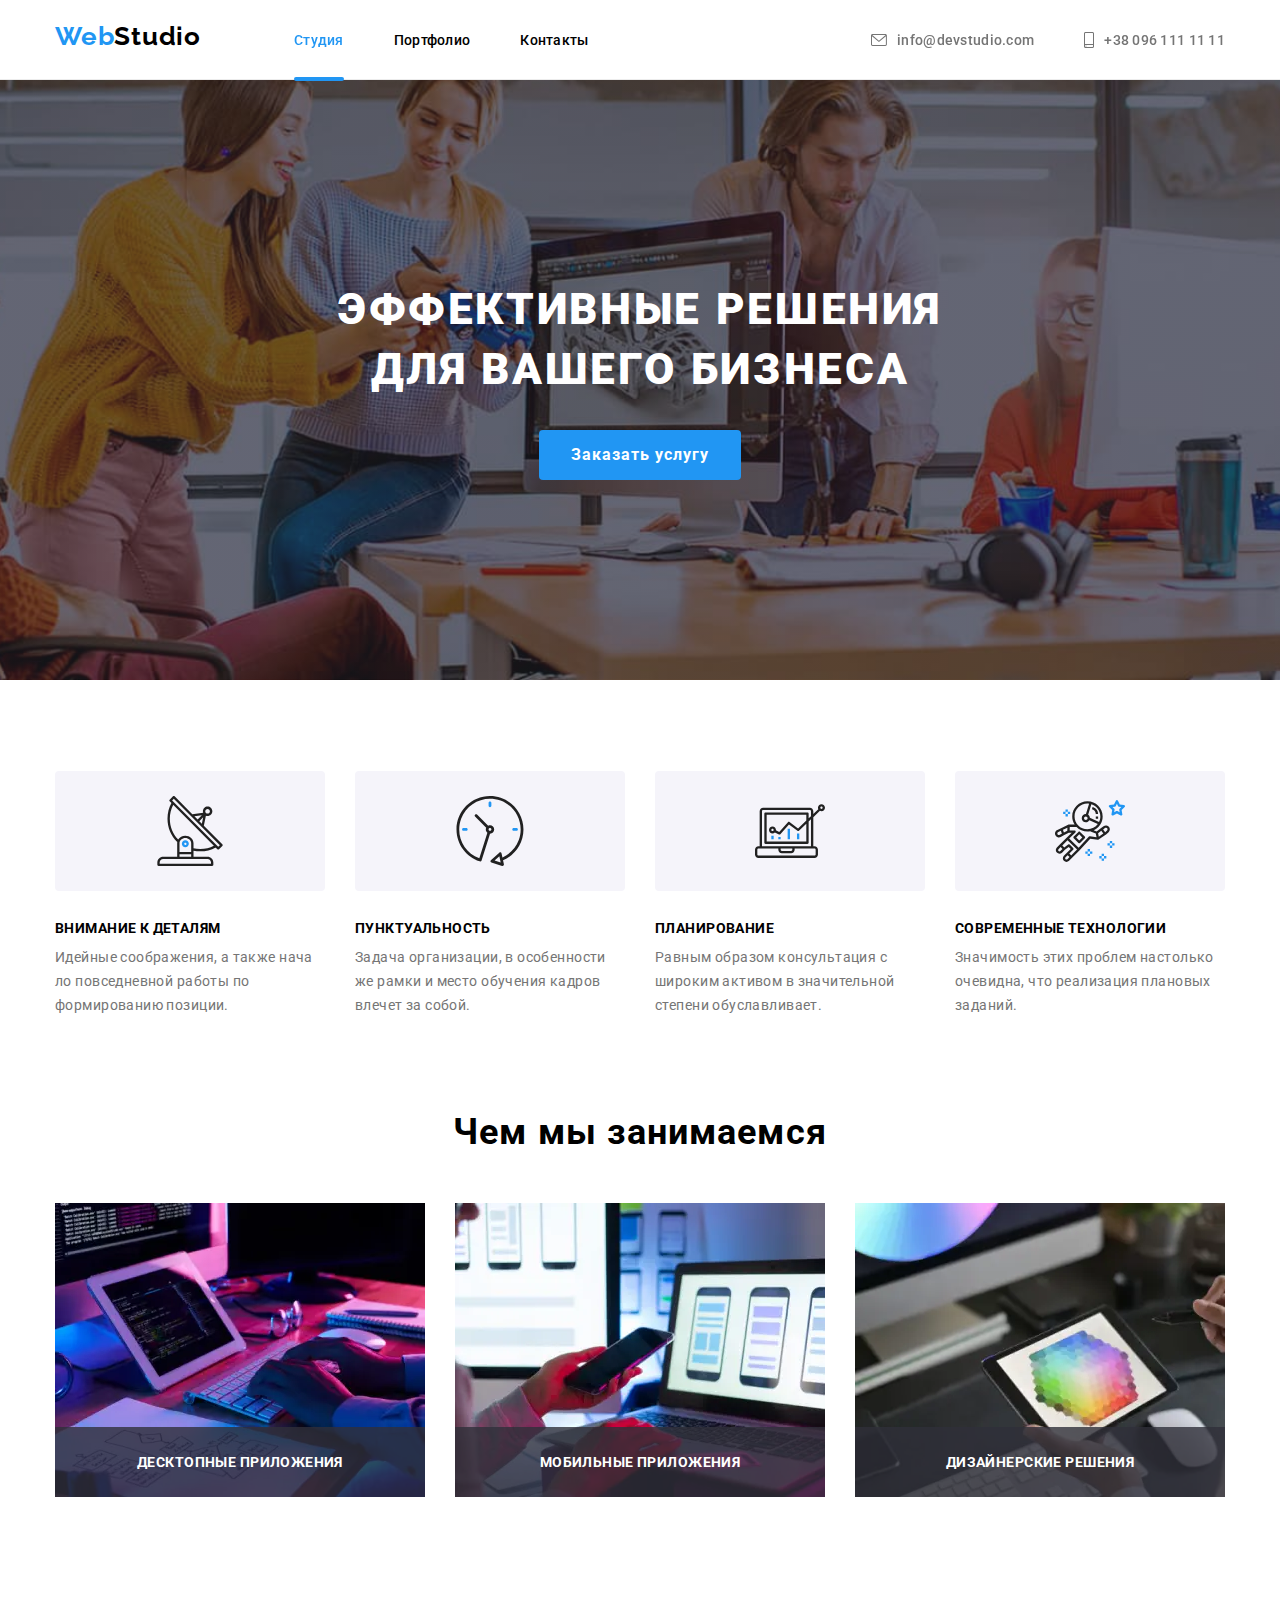
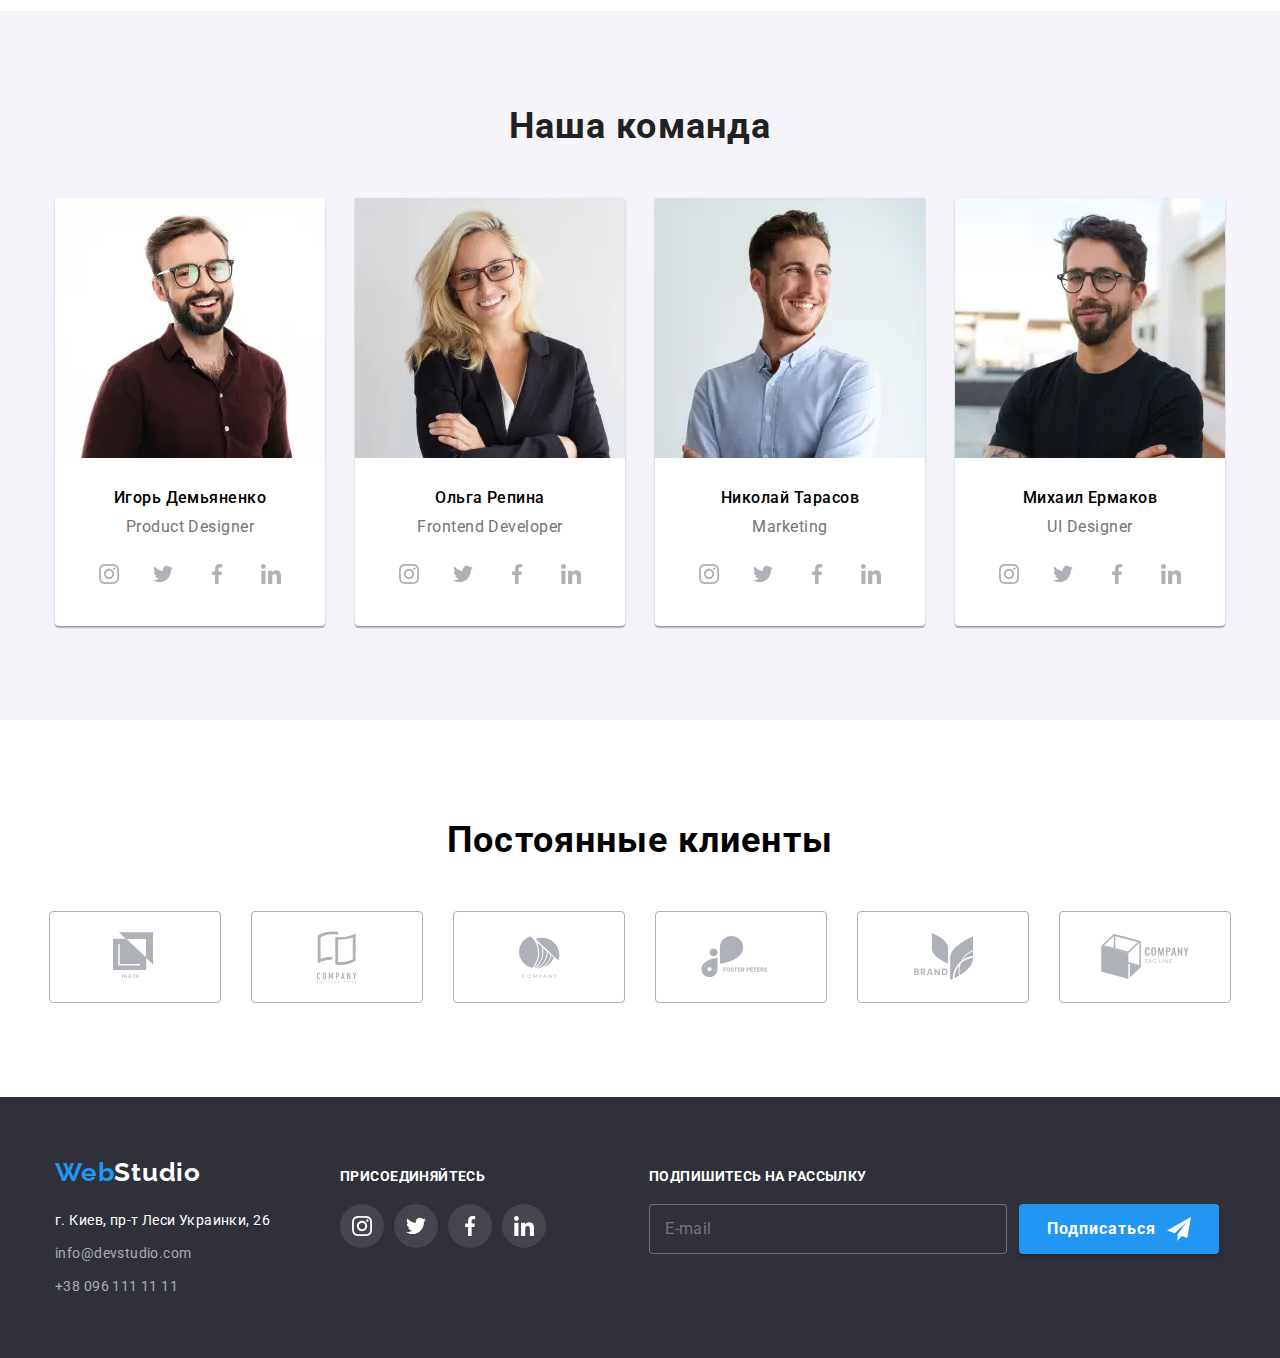
<file: index.html>
<!DOCTYPE html>
<html lang="ru">

<head>
  <meta charset="UTF-8" />
  <meta http-equiv="X-UA-Compatible" content="IE=edge" />
  <meta name="viewport" content="width=device-width, initial-scale=1.0" />
  <title>WebStudio</title>
  <link rel="preconnect" href="https://fonts.gstatic.com" />
  <link rel="preconnect" href="https://fonts.gstatic.com" />
  <link href="https://fonts.googleapis.com/css2?family=Raleway:wght@700&family=Roboto:wght@400;500;700;900&display=swap"
    rel="stylesheet" />
  <link rel="stylesheet"
    href="https://cdnjs.cloudflare.com/ajax/libs/modern-normalize/1.0.0/modern-normalize.min.css" />
  <link rel="stylesheet" href="./css/main.min.css" />
</head>

<body data-menu-page>

  <header class="header">
    <div class="container header__container">
      <nav class="header-nav">
        <a href="./index.html" class="header-nav__logo"><span class="header-nav__logo-web">Web</span>Studio</a>
        <ul class="header-nav__list">
          <li class="header-nav__item">

            <a href="./index.html" class="header-nav__link header-nav__link--сurrent">Студия</a>
          </li>
          <li class="header-nav__item">
            <a href="./portfolio.html" class="header-nav__link">Портфолио</a>
          </li>
          <li class="header-nav__item"><a href="" class="header-nav__link">Контакты</a></li>
        </ul>
      </nav>

      <ul class="contact-nav">
        <li class="contact-nav__item">
          <a href="mailto:info@devstudio.com" class="contact-nav__link">
            <svg class="contact-nav__icon" width="16" height="12">
              <use href="./images/symbol-defs.svg#icon-mail"></use>
            </svg>
            info@devstudio.com</a>
        </li>
        <li class="contact-nav__item">
          <a href="tel:+380961111111" class="contact-nav__link"><svg class="contact-nav__icon" width="10" height="16">
              <use href="./images/symbol-defs.svg#icon-smartphone"></use>
            </svg>
            +38 096 111 11 11</a>
        </li>
      </ul>
      <button class="mobile-menu__button" data-menu-button>
        <svg class="mobile-menu__icon" width="40" height="40">
          <use class="mobile-menu__icon-menu" href="./images/icon-sprite.svg#icon-menu"></use>
          <use class="mobile-menu__icon-close" href="./images/icon-sprite.svg#icon-close"></use>
        </svg>
      </button>
    </div>
  </header>

  <div class="mobile-menu" data-menu>
    <ul class="mobile-menu__list">
      <li class="mobile-menu__item"><a class="mobile-menu__link mobile-menu__link--current"
          href="./index.html">Студия</a></li>
      <li class="mobile-menu__item"><a class="mobile-menu__link" href="./portfolio.html">Портфолио</a></li>
      <li class="mobile-menu__item"><a class="mobile-menu__link" href="">Контакты</a></li>
    </ul>

    <ul class="mobile-menu-contact__list">
      <li class="mobile-menu-contact__item"><a class="mobile-menu-contact__link-tel" href="tel:+380961111111">+38 096
          111 11 11</a></li>
      <li class="mobile-menu-contact__item"><a class="mobile-menu-contact__link-mail"
          href="mailto:info@devstudio.com">info@devstudio.com</a></li>
    </ul>

    <ul class="mobile-menu-socials__list">
      <li class="mobile-menu-socials__item"><a class="mobile-menu-socials__link" href="">Instagram</a></li>
      <li class="mobile-menu-socials__item"><a class="mobile-menu-socials__link" href="">Twitter</a></li>
      <li class="mobile-menu-socials__item"><a class="mobile-menu-socials__link" href="">Facebook</a></li>
      <li class="mobile-menu-socials__item"><a class="mobile-menu-socials__link" href="">LinkedIn</a></li>
    </ul>
  </div>

  <main class="section">

    <section class="hero">
      <h1 class="hero__title">Эффективные решения для вашего бизнеса</h1>
      <button data-modal-open type="button" class="hero__button">
        Заказать услугу
      </button>
    </section>


    <section class="features">
      <div class="container">
        <ul class="features__list">
          <li class="features__item">
            <div class="features__thumb">
              <svg class="antenna" width="70" height="70">
                <use href="./images/symbol-defs.svg#icon-antenna"></use>
              </svg>
            </div>
            <h3 class="features__title">Внимание к деталям</h3>
            <p class="features__text">
              Идейные соображения, а также нача ло повседневной работы по
              формированию позиции.
            </p>
          </li>

          <li class="features__item">
            <div class="features__thumb">
              <svg class="clock" width="70" height="70">
                <use href="./images/symbol-defs.svg#icon-clock"></use>
              </svg>
            </div>
            <h3 class="features__title">Пунктуальность</h3>
            <p class="features__text">
              Задача организации, в особенности же рамки и место обучения
              кадров влечет за собой.
            </p>
          </li>

          <li class="features__item">
            <div class="features__thumb">
              <svg class="diagram" width="70" height="70">
                <use href="./images/symbol-defs.svg#icon-diagram"></use>
              </svg>
            </div>
            <h3 class="features__title">Планирование</h3>
            <p class="features__text">
              Равным образом консультация с широким активом в значительной
              степени обуславливает.
            </p>
          </li>

          <li class="features__item">
            <div class="features__thumb">
              <svg class="astronaut" width="70" height="70">
                <use href="./images/symbol-defs.svg#icon-astronaut"></use>
              </svg>
            </div>
            <h3 class="features__title">Современные технологии</h3>
            <p class="features__text">
              Значимость этих проблем настолько очевидна, что реализация
              плановых заданий.
            </p>
          </li>
        </ul>
      </div>
    </section>


    <section class="work">
      <h2 class="work__title">Чем мы занимаемся</h2>
      <ul class="work__list">
        <li class="work__item">
          <div class="work__thumb">
            <picture>
              <source srcset="
                    ./images/desktop/work/work1.webp 1x,
                    ./images/desktop/work/work1_@2x.webp 2x" media="(min-width: 1200px)" type="image/webp" />
              <source srcset="
                    ./images/desktop/work/work1.jpg 1x,
                    ./images/desktop/work/work1_@2x.jpg 2x" media="(min-width: 1200px)" type="image/jpg" />
              <img src="./images/desktop/work/work1.jpg" class="img" alt="Десктопные приложения" width="370" />
            </picture>
            <div class="work__overlay">
              <p>Десктопные приложения</p>
            </div>
          </div>
        </li>
        <li class="work__item">
          <div class="work__thumb">
            <picture>
              <source srcset="
                    ./images/desktop/work/work2.webp 1x,
                    ./images/desktop/work/work2_@2x.webp 2x" media="(min-width: 1200px)" type="image/webp" />
              <source srcset="
                    ./images/desktop/work/work2.jpg 1x,
                    ./images/desktop/work/work2_@2x.jpg 2x" media="(min-width: 1200px)" type="image/jpg" />
              <img src="./images/desktop/work/work2.jpg" class="img" alt="Мобильные приложения" width="370" />
            </picture>
            <div class="work__overlay">
              <p>Мобильные приложения</p>
            </div>
          </div>
        </li>
        <li class="work__item">
          <div class="work__thumb">
            <picture>
              <source srcset="
                    ./images/desktop/work/work3.webp 1x,
                    ./images/desktop/work/work3_@2x.webp 2x" media="(min-width: 1200px)" type="image/webp" />
              <source srcset="
                    ./images/desktop/work/work3.jpg 1x,
                    ./images/desktop/work/work3_@2x.jpg 2x" media="(min-width: 1200px)" type="image/jpg" />
              <img src="./images/desktop/work/work3.jpg" class="img" alt="Дизайнерские решения" width="370" />
            </picture>
            <div class="work__overlay">
              <p>Дизайнерские решения</p>
            </div>
          </div>
        </li>
      </ul>
    </section>


    <section class="team">
      <div class="container">
        <h2 class="title">Наша команда</h2>
        <ul class="team__list">
          <li class="team__item">
            <div class="team__thumb">
              <picture>
                <source srcset="
                      ./images/desktop/team/team1.webp 1x,
                      ./images/desktop/team/team1_@2x.webp 2x" media="(min-width: 1200px)" type="image/webp" />
                <source srcset="
                      ./images/tablet/team/team1.webp 1x,
                      ./images/tablet/team/team1_@2x.webp 2x" media="(min-width: 768px)" type="image/webp" />
                <source srcset="
                      ./images/mobile/team/team1.webp 1x,
                      ./images/mobile/team/team1_@2x.webp 2x" media="(max-width: 767.98px)" type="image/webp" />
                <source srcset="
                      ./images/desktop/team/team1.jpg 1x,
                      ./images/desktop/team/team1_@2x.jpg 2x" media="(min-width: 1200px)" type="image/jpg" />
                <source srcset="
                      ./images/tablet/team/team1.jpg 1x,
                      ./images/tablet/team/team1_@2x.jpg 2x" media="(min-width: 768px)" type="image/jpg" />
                <source srcset="
                      ./images/mobile/team/team1.jpg 1x,
                      ./images/mobile/team/team1_@2x.jpg 2x" media="(max-width: 767.98px)" type="image/jpg" />
                <img src="./images/mobile/team/team1.jpg" alt="Игорь Демьяненко" width="450" height="460" />
              </picture>
            </div>
            <div class="team__box">
              <h3 class="team__title">Игорь Демьяненко</h3>
              <p class="team__text">Product Designer</p>
              <ul class="socials__list">
                <li class="socials__item">
                  <a href="#" class="socials__link">
                    <svg class="socials__icon" width="20" height="20">
                      <use href="./images/symbol-defs.svg#icon-instagram1"></use>
                    </svg>
                  </a>
                </li>
                <li class="socials__item">
                  <a href="#" class="socials__link">
                    <svg class="socials__icon" width="20" height="20">
                      <use href="./images/symbol-defs.svg#icon-twitter1"></use>
                    </svg>
                  </a>
                </li>
                <li class="socials__item">
                  <a href="#" class="socials__link">
                    <svg class="socials__icon" width="20" height="20">
                      <use href="./images/symbol-defs.svg#icon-facebook1"></use>
                    </svg>
                  </a>
                </li>
                <li class="socials__item">
                  <a href="#" class="socials__link">
                    <svg class="socials__icon" width="20" height="20">
                      <use href="./images/symbol-defs.svg#icon-linkedin1"></use>
                    </svg>
                  </a>
                </li>
              </ul>
            </div>
          </li>
          <li class="team__item">
            <div class="team__thumb">
              <picture>
                <source srcset="
                  ./images/desktop/team/team2.webp 1x,
                  ./images/desktop/team/team2_@2x.webp 2x" media="(min-width: 1200px)" type="image/webp" />
                <source srcset="
                  ./images/tablet/team/team2.webp 1x,
                  ./images/tablet/team/team2_@2x.webp 2x" media="(min-width: 768px)" type="image/webp" />
                <source srcset="
                  ./images/mobile/team/team2.webp 1x,
                  ./images/mobile/team/team2_@2x.webp 2x" media="(max-width: 767.98px)" type="image/webp" />
                <source srcset="
                  ./images/desktop/team/team2.jpg 1x,
                  ./images/desktop/team/team2_@2x.jpg 2x" media="(min-width: 1200px)" type="image/jpg" />
                <source srcset="
                  ./images/tablet/team/team2.jpg 1x,
                  ./images/tablet/team/team2_@2x.jpg 2x" media="(min-width: 768px)" type="image/jpg" />
                <source srcset="
                  ./images/mobile/team/team2.jpg 1x,
                  ./images/mobile/team/team2_@2x.jpg 2x" media="(max-width: 767.98px)" type="image/jpg" />
                <img src="./images/mobile/team/team2.jpg" alt="Ольга Репина" width="450" height="460" />
              </picture>
            </div>
            <div class="team__box">
              <h3 class="team__title">Ольга Репина</h3>
              <p class="team__text">Frontend Developer</p>
              <ul class="socials__list">
                <li class="socials__item">
                  <a href="#" class="socials__link">
                    <svg class="socials__icon" width="20" height="20">
                      <use href="./images/symbol-defs.svg#icon-instagram1"></use>
                    </svg>
                  </a>
                </li>
                <li class="socials__item">
                  <a href="#" class="socials__link">
                    <svg class="socials__icon" width="20" height="20">
                      <use href="./images/symbol-defs.svg#icon-twitter1"></use>
                    </svg>
                  </a>
                </li>
                <li class="socials__item">
                  <a href="#" class="socials__link">
                    <svg class="socials__icon" width="20" height="20">
                      <use href="./images/symbol-defs.svg#icon-facebook1"></use>
                    </svg>
                  </a>
                </li>
                <li class="socials__item">
                  <a href="#" class="socials__link">
                    <svg class="socials__icon" width="20" height="20">
                      <use href="./images/symbol-defs.svg#icon-linkedin1"></use>
                    </svg>
                  </a>
                </li>
              </ul>
            </div>
          </li>
          <li class="team__item">
            <div class="team__thumb">
              <picture>
                <source srcset="
                                  ./images/desktop/team/team3.webp 1x,
                                  ./images/desktop/team/team3_@2x.webp 2x" media="(min-width: 1200px)"
                  type="image/webp" />
                <source srcset="
                                  ./images/tablet/team/team3.webp 1x,
                                  ./images/tablet/team/team3_@2x.webp 2x" media="(min-width: 768px)"
                  type="image/webp" />
                <source srcset="
                                  ./images/mobile/team/team3.webp 1x,
                                  ./images/mobile/team/team3_@2x.webp 2x" media="(max-width: 767.98px)"
                  type="image/webp" />
                <source srcset="
                                  ./images/desktop/team/team3.jpg 1x,
                                  ./images/desktop/team/team3_@2x.jpg 2x" media="(min-width: 1200px)"
                  type="image/jpg" />
                <source srcset="
                                  ./images/tablet/team/team3.jpg 1x,
                                  ./images/tablet/team/team3_@2x.jpg 2x" media="(min-width: 768px)" type="image/jpg" />
                <source srcset="
                                  ./images/mobile/team/team3.jpg 1x,
                                  ./images/mobile/team/team3_@2x.jpg 2x" media="(max-width: 767.98px)"
                  type="image/jpg" />
                <img src="./images/mobile/team/team3.jpg" alt="Николай Тарасов" width="450" height="460" />
              </picture>
            </div>
            <div class="team__box">
              <h3 class="team__title">Николай Тарасов</h3>
              <p class="team__text">Marketing</p>
              <ul class="socials__list">
                <li class="socials__item">
                  <a href="#" class="socials__link">
                    <svg class="socials__icon" width="20" height="20">
                      <use href="./images/symbol-defs.svg#icon-instagram1"></use>
                    </svg>
                  </a>
                </li>
                <li class="socials__item">
                  <a href="#" class="socials__link">
                    <svg class="socials__icon" width="20" height="20">
                      <use href="./images/symbol-defs.svg#icon-twitter1"></use>
                    </svg>
                  </a>
                </li>
                <li class="socials__item">
                  <a href="#" class="socials__link">
                    <svg class="socials__icon" width="20" height="20">
                      <use href="./images/symbol-defs.svg#icon-facebook1"></use>
                    </svg>
                  </a>
                </li>
                <li class="socials__item">
                  <a href="#" class="socials__link">
                    <svg class="socials__icon" width="20" height="20">
                      <use href="./images/symbol-defs.svg#icon-linkedin1"></use>
                    </svg>
                  </a>
                </li>
              </ul>
            </div>
          </li>
          <li class="team__item">
            <div class="team__thumb">
              <picture>
                <source srcset="
                   ./images/desktop/team/team4.webp 1x,
                   ./images/desktop/team/team4_@2x.webp 2x" media="(min-width: 1200px)" type="image/webp" />
                <source srcset="
                   ./images/tablet/team/team4.webp 1x,
                   ./images/tablet/team/team4_@2x.webp 2x" media="(min-width: 768px)" type="image/webp" />
                <source srcset="
                   ./images/mobile/team/team4.webp 1x,
                   ./images/mobile/team/team4_@2x.webp 2x" media="(max-width: 767.98px)" type="image/webp" />
                <source srcset="
                   ./images/desktop/team/team4.jpg 1x,
                   ./images/desktop/team/team4_@2x.jpg 2x" media="(min-width: 1200px)" type="image/jpg" />
                <source srcset="
                   ./images/tablet/team/team4.jpg 1x,
                   ./images/tablet/team/team4_@2x.jpg 2x" media="(min-width: 768px)" type="image/jpg" />
                <source srcset="
                   ./images/mobile/team/team4.jpg 1x,
                   ./images/mobile/team/team4_@2x.jpg 2x" media="(max-width: 767.98px)" type="image/jpg" />
                <img src="./images/mobile/team/team4.jpg" alt="Михаил Ермаков" width="450" height="460" />
              </picture>
            </div>
            <div class="team__box">
              <h3 class="team__title">Михаил Ермаков</h3>
              <p class="team__text">UI Designer</p>
              <ul class="socials__list">
                <li class="socials__item">
                  <a href="#" class="socials__link">
                    <svg class="socials__icon" width="20" height="20">
                      <use href="./images/symbol-defs.svg#icon-instagram1"></use>
                    </svg>
                  </a>
                </li>
                <li class="socials__item">
                  <a href="#" class="socials__link">
                    <svg class="socials__icon" width="20" height="20">
                      <use href="./images/symbol-defs.svg#icon-twitter1"></use>
                    </svg>
                  </a>
                </li>
                <li class="socials__item">
                  <a href="#" class="socials__link">
                    <svg class="socials__icon" width="20" height="20">
                      <use href="./images/symbol-defs.svg#icon-facebook1"></use>
                    </svg>
                  </a>
                </li>
                <li class="socials__item">
                  <a href="#" class="socials__link">
                    <svg class="socials__icon" width="20" height="20">
                      <use href="./images/symbol-defs.svg#icon-linkedin1"></use>
                    </svg>
                  </a>
                </li>
              </ul>
            </div>
          </li>
        </ul>
      </div>
    </section>

    <section class="client">
      <div class="container">
        <h2 class="client__title">Постоянные клиенты</h2>
        <ul class="client__list">
          <li class="client__item">
            <a href="#" class="client__link"><svg class="client__icon" width="44.27" height="49.23">
                <use href="./images/symbol-defs.svg#icon-logo1"></use>
              </svg>
            </a>
          </li>
          <li class="client__item">
            <a href="#" class="client__link"><svg class="client__icon" width="40" height="52">
                <use href="./images/symbol-defs.svg#icon-logo2"></use>
              </svg>
            </a>
          </li>
          <li class="client__item">
            <a href="#" class="client__link"><svg class="client__icon" width="41" height="42.6">
                <use href="./images/symbol-defs.svg#icon-logo3"></use>
              </svg>
            </a>
          </li>
          <li class="client__item">
            <a href="#" class="client__link"><svg class="client__icon" width="79.66" height="42.02">
                <use href="./images/symbol-defs.svg#icon-logo4"></use>
              </svg>
            </a>
          </li>
          <li class="client__item">
            <a href="#" class="client__link"><svg class="client__icon" width="59" height="47">
                <use href="./images/symbol-defs.svg#icon-logo5"></use>
              </svg>
            </a>
          </li>
          <li class="client__item">
            <a href="#" class="client__link"><svg class="client__icon" width="88.48" height="45.44">
                <use href="./images/symbol-defs.svg#icon-logo6"></use>
              </svg>
            </a>
          </li>
        </ul>
      </div>
    </section>
  </main>


  <footer class="footer">
    <div class="container footer__container">
      <div class="footer__style">
        <a href="./index.html" class="footer__link"><span class="footer__link-web">Web</span>Studio</a>
        <address class="address">
          <ul>
            <li class="address__item">
              <a href="https://goo.gl/maps/rYCr92r1BttdTYW5A" class="address__link" target="_blank"
                rel="noopener noferrer">г. Киев, пр-т Леси Украинки, 26</a>
            </li>
            <li class="address__item">
              <a href="mailto:info@devstudio.com" class="address__link address__link--color">info@devstudio.com</a>
            </li>
            <li class="address__item">
              <a href="tel:+380961111111" class="address__link address__link--color">+38 096 111 11 11</a>
            </li>
          </ul>
        </address>
      </div>
      <div class="network">
        <h2 class="network__text">присоединяйтесь</h2>
        <ul class="network__list">
          <li class="network__item">
            <a href="#" class="network__link"><svg class="network__icon" width="20" height="20">
                <use href="./images/symbol-defs.svg#icon-instagramw"></use>
              </svg>
            </a>
          </li>
          <li class="network__item">
            <a href="#" class="network__link"><svg class="network__icon" width="20" height="20">
                <use href="./images/symbol-defs.svg#icon-twitterw"></use>
              </svg>
            </a>
          </li>
          <li class="network__item">
            <a href="#" class="network__link"><svg class="network__icon" width="20" height="20">
                <use href="./images/symbol-defs.svg#icon-facebookw"></use>
              </svg>
            </a>
          </li>
          <li class="network__item">
            <a href="#" class="network__link"><svg class="network__icon" width="20" height="20">
                <use href="./images/symbol-defs.svg#icon-linkedinw"></use>
              </svg>
            </a>
          </li>
        </ul>
      </div>
      <div class="mailing">
        <h2 class="mailing__title">Подпишитесь на рассылку</h2>
        <div class="form">
          <div class="form__mail">
            <label for="mail"></label>
            <input class="form__input" type="email" name="email" id="email" placeholder="E-mail" autocomplete="off" />
          </div>
          <button class="form__button" type="submit">
            Подписаться
            <svg class="form__icon" width="24" height="24">
              <use href="./images/icon-sprite.svg#icon-icon-send"></use>
            </svg>
          </button>
        </div>
      </div>
    </div>
  </footer>

  <div class="backdrop is-hidden" data-modal>
    <div class="modal">
      <button class="modal__button" aria-label="Закрыть" data-modal-close>
        <svg class="modal__icon" width="18" height="18">
          <use href="./images/icon-sprite.svg#icon-icon-close"></use>
        </svg>
      </button>
      <h2 class="modal__text">Оставьте свои данные, мы вам перезвоним</h2>
      <form class="modal-form js-speaker-form">
        <div class="form-field">
          <label class="form-field__label" for="name">Имя</label>
          <input class="form-field__imput" type="text" name="name" id="name" placeholder="" autofocus />

          <svg class="form-field__icon" width="18" height="18">
            <use href="./images/icon-sprite.svg#icon-icon-person"></use>
          </svg>

        </div>

        <div class="form-field">
          <label class="form-field__label" for="tel">Телефон</label>
          <input class="form-field__imput" type="tel" name="tel" id="tel" />

          <svg class="form-field__icon" width="18" height="18">
            <use href="./images/icon-sprite.svg#icon-icon-phone"></use>
          </svg>

        </div>

        <div class="form-field">
          <label class="form-field__label" for="mail">Почта</label>
          <input class="form-field__imput" type="email" name="mail" id="mail" />

          <svg class="form-field__icon" width="18" height="18">
            <use href="./images/icon-sprite.svg#icon-icon-email"></use>
          </svg>

        </div>

        <div class="form-field">
          <label class="form-field__label" for="comment">Коментарий</label>
          <textarea class="form-field__comment" name="comment" id="comment" rows="8"
            placeholder="Введите текст"></textarea>
        </div>
      </form>

      <div class="checkbox">
        <input class="checkbox__imput visually-hidden" type="checkbox" name="policy" id="policy" />
        <label class="checkbox__label" for="policy">Соглашаюсь с рассылкой и принимаю
          <a class="checkbox__link" href="">Условия договора</a>
        </label>
      </div>
      <button class="form-field__button" type="submit">Отправить</button>
    </div>
  </div>
  <script src="./js/modal.js"></script>
  <script src="./js/mobile-menu.js"></script>
  </body>

</html>
</file>
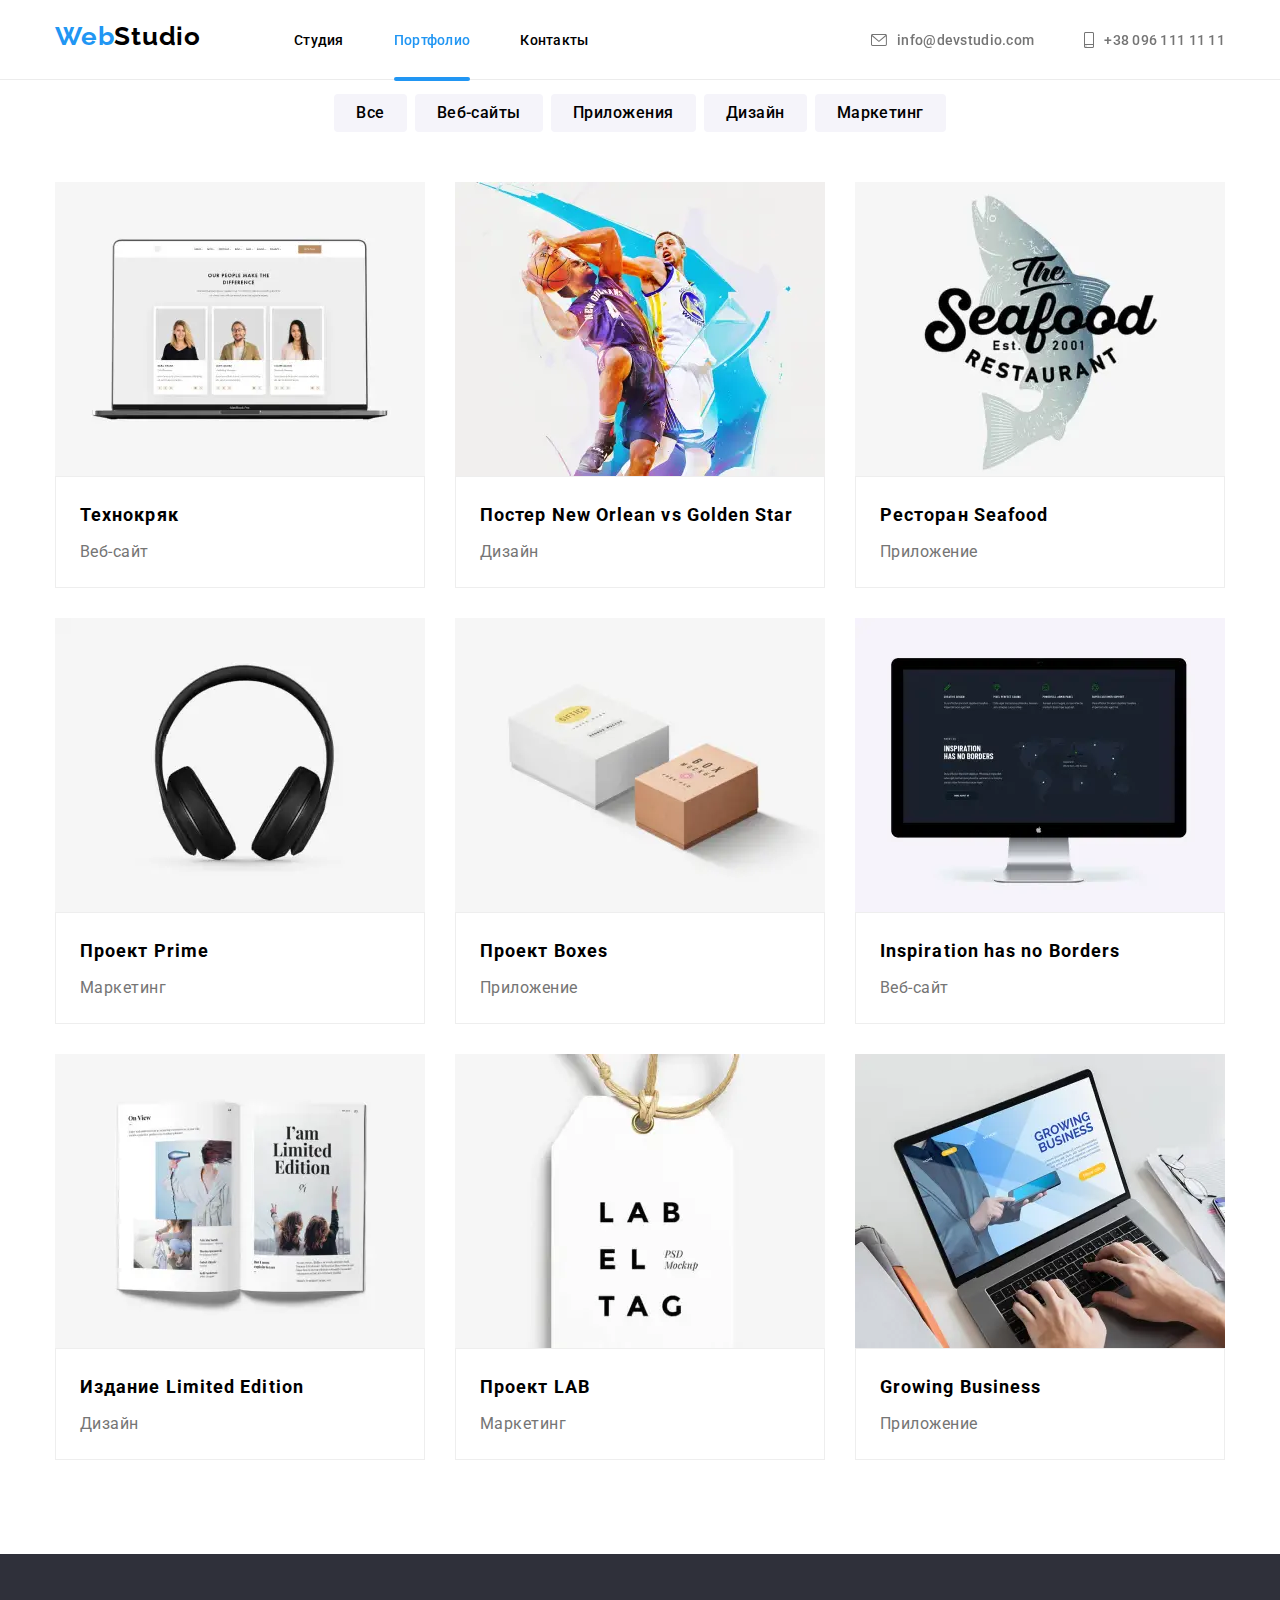
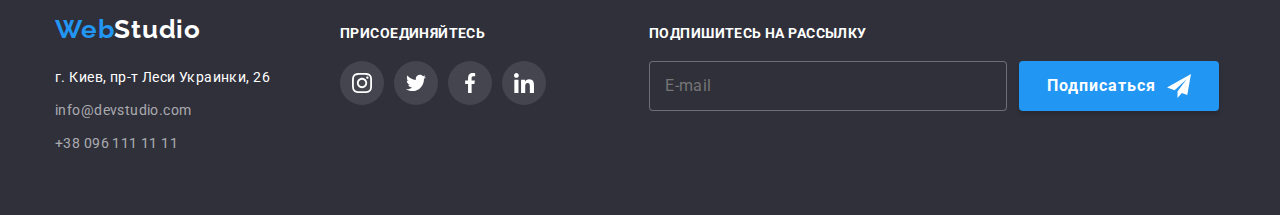
<file: portfolio.html>
<!DOCTYPE html>
<html lang="ru">

<head>
  <meta charset="UTF-8" />
  <meta http-equiv="X-UA-Compatible" content="IE=edge" />
  <meta name="viewport" content="width=device-width, initial-scale=1.0" />
  <title>portfolio</title>
  <link rel="preconnect" href="https://fonts.gstatic.com" />
  <link rel="preconnect" href="https://fonts.gstatic.com" />
  <link href="https://fonts.googleapis.com/css2?family=Raleway:wght@700&family=Roboto:wght@400;500;700;900&display=swap"
    rel="stylesheet" />
  <link rel="stylesheet"
    href="https://cdnjs.cloudflare.com/ajax/libs/modern-normalize/1.0.0/modern-normalize.min.css" />
  <link rel="stylesheet" href="./css/main.min.css" />
</head>

<body data-menu-page>
  <!-- Шапка сторінки -->
  <header class="header">
    <!-- Навігація на інші сторінки -->
    <div class="container header__container">
      <nav class="header-nav">
        <a href="./index.html" class="header-nav__logo"><span class="header-nav__logo-web">Web</span>Studio</a>
        <ul class="header-nav__list">
          <li class="header-nav__item">
            <a href="./index.html" class="header-nav__link">Студия</a>
          </li>
          <li class="header-nav__item">
            <a href="./portfolio.html" class="header-nav__link header-nav__link--сurrent">Портфолио</a>
          </li>
          <li class="header-nav__item"><a href="" class="header-nav__link">Контакты</a></li>
        </ul>
      </nav>
      <!-- Контакти -->
      <ul class="contact-nav">
        <li class="contact-nav__item">
          <a href="mailto:info@devstudio.com" class="contact-nav__link">
            <svg class="contact-nav__icon" width="16" height="12">
              <use href="./images/symbol-defs.svg#icon-mail"></use>
            </svg>
            info@devstudio.com</a>
        </li>
        <li class="contact-nav__item">
          <a href="tel:+380961111111" class="contact-nav__link"><svg class="contact-nav__icon" width="10" height="16">
              <use href="./images/symbol-defs.svg#icon-smartphone"></use>
            </svg>
            +38 096 111 11 11</a>
        </li>
      </ul>

      <button class="mobile-menu__button" data-menu-button>
        <svg class="mobile-menu__icon" width="40" height="40">
          <use class="mobile-menu__icon-menu" href="./images/icon-sprite.svg#icon-menu"></use>
          <use class="mobile-menu__icon-close" href="./images/icon-sprite.svg#icon-close"></use>
        </svg>
      </button>
    </div>
  </header>

  <div class="mobile-menu" data-menu>
    <ul class="mobile-menu__list">
      <li class="mobile-menu__item"><a class="mobile-menu__link" href="./index.html">Студия</a>
      </li>
      <li class="mobile-menu__item"><a class="mobile-menu__link mobile-menu__link--current"
          href="./portfolio.html">Портфолио</a></li>
      <li class="mobile-menu__item"><a class="mobile-menu__link" href="">Контакты</a></li>
    </ul>

    <ul class="mobile-menu-contact__list">
      <li class="mobile-menu-contact__item"><a class="mobile-menu-contact__link-tel" href="tel:+380961111111">+38 096
          111
          11 11</a></li>
      <li class="mobile-menu-contact__item"><a class="mobile-menu-contact__link-mail"
          href="mailto:info@devstudio.com">info@devstudio.com</a></li>
    </ul>

    <ul class="mobile-menu-socials__list">
      <li class="mobile-menu-socials__item"><a class="mobile-menu-socials__link" href="">Instagram</a></li>
      <li class="mobile-menu-socials__item"><a class="mobile-menu-socials__link" href="">Twitter</a></li>
      <li class="mobile-menu-socials__item"><a class="mobile-menu-socials__link" href="">Facebook</a></li>
      <li class="mobile-menu-socials__item"><a class="mobile-menu-socials__link" href="">LinkedIn</a></li>
    </ul>
  </div>

  <!-- Портфоліо -->
  <main>
    <section class="portfolio">
      <div class="container">
        <ul class="filters__list">
          <li class="filters__item filters__item--bottom">
            <button type="button" class="filters__button">Все</button>
          </li>
          <li class="filters__item filters__item--bottom">
            <button type="button" class="filters__button">Веб-сайты</button>
          </li>
          <li class="filters__item filters__item--bottom">
            <button type="button" class="filters__button">Приложения</button>
          </li>
          <li class="filters__item">
            <button type="button" class="filters__button">Дизайн</button>
          </li>
          <li class="filters__item">
            <button type="button" class="filters__button">Маркетинг</button>
          </li>
        </ul>
        <ul class="portfolio__list">
          <li class="portfolio__item">
            <article class="portfolio__article">
              <a href="" class="portfolio__link">
                <div class="portfolio__thumb">
                  <picture>
                    <source srcset="
                    ./images/desktop/portfolio/portfolio1.webp 1x,
                    ./images/desktop/portfolio/portfolio1_@2x.webp 2x" media="(min-width: 1200px)" type="image/webp" />
                    <source srcset="
                    ./images/tablet/portfolio/portfolio1.webp 1x,
                    ./images/tablet/portfolio/portfolio1_@2x.webp 2x" media="(min-width: 768px)" type="image/webp" />
                    <source srcset="
                    ./images/mobile/portfolio/portfolio1.webp 1x,
                    ./images/mobile/portfolio/portfolio1_@2x.webp 2x" media="(max-width: 767.98px)"
                      type="image/webp" />
                    <source srcset="
                    ./images/desktop/portfolio/portfolio1.jpg 1x,
                    ./images/desktop/portfolio/portfolio1_@2x.jpg 2x" media="(min-width: 1200px)" type="image/jpg" />
                    <source srcset="
                    ./images/tablet/portfolio/portfolio1.jpg 1x,
                    ./images/tablet/portfolio/portfolio1_@2x.jpg 2x" media="(min-width: 768px)" type="image/jpg" />
                    <source srcset="
                    ./images/mobile/portfolio/portfolio1.jpg 1x,
                    ./images/mobile/portfolio/portfolio1_@2x.jpg 2x" media="(max-width: 767.98px)" type="image/jpg" />
                    <img src="./images/mobile/portfolio/portfolio1.jpg" alt="Ноутбук" width="450" height="294" />
                  </picture>
                  <div class="portfolio__overlay">
                    <p class="portfolio__description">
                      Технокряк это современная площадка распространения
                      коронавируса. Компании используют эту платформу для
                      цифрового шпионажа и атак на защищённые сервера
                      конкурентов.
                    </p>
                  </div>
                </div>
                <div class="portfolio__box portfolio__box--bottom">
                  <h2 class="portfolio__title">Технокряк</h2>
                  <p class="portfolio__text">Веб-сайт</p>
                </div>
              </a>
            </article>
          </li>

          <li class="portfolio__item">
            <article class="portfolio__article">
              <a href="" class="portfolio__link">
                <div class="portfolio__thumb">
                  <picture>
                    <source srcset="
                    ./images/desktop/portfolio/portfolio2.webp 1x,
                    ./images/desktop/portfolio/portfolio2_@2x.webp 2x" media="(min-width: 1200px)" type="image/webp" />
                    <source srcset="
                    ./images/tablet/portfolio/portfolio2.webp 1x,
                    ./images/tablet/portfolio/portfolio2_@2x.webp 2x" media="(min-width: 768px)" type="image/webp" />
                    <source srcset="
                    ./images/mobile/portfolio/portfolio2.webp 1x,
                    ./images/mobile/portfolio/portfolio2_@2x.webp 2x" media="(max-width: 767.98px)"
                      type="image/webp" />
                    <source srcset="
                    ./images/desktop/portfolio/portfolio2.jpg 1x,
                    ./images/desktop/portfolio/portfolio2_@2x.jpg 2x" media="(min-width: 1200px)" type="image/jpg" />
                    <source srcset="
                    ./images/tablet/portfolio/portfolio2.jpg 1x,
                    ./images/tablet/portfolio/portfolio2_@2x.jpg 2x" media="(min-width: 768px)" type="image/jpg" />
                    <source srcset="
                    ./images/mobile/portfolio/portfolio2.jpg 1x,
                    ./images/mobile/portfolio/portfolio2_@2x.jpg 2x" media="(max-width: 767.98px)" type="image/jpg" />
                    <img src="./images/mobile/portfolio/portfolio2.jpg" alt="Баскетболисты" width="450" height="294" />
                  </picture>
                  <div class="portfolio__overlay">
                    <p class="portfolio__description">
                      Технокряк это современная площадка распространения
                      коронавируса. Компании используют эту платформу для
                      цифрового шпионажа и атак на защищённые сервера
                      конкурентов.
                    </p>
                  </div>
                </div>
                <div class="portfolio__box">
                  <h2 class="portfolio__title">Постер New Orlean vs Golden Star</h2>
                  <p class="portfolio__text">Дизайн</p>
                </div>
              </a>
            </article>
          </li>

          <li class="portfolio__item">
            <article class="portfolio__article">
              <a href="" class="portfolio__link">
                <div class="portfolio__thumb">
                  <picture>
                    <source srcset="
                                      ./images/desktop/portfolio/portfolio3.webp 1x,
                                      ./images/desktop/portfolio/portfolio3_@2x.webp 2x" media="(min-width: 1200px)"
                      type="image/webp" />
                    <source srcset="
                                      ./images/tablet/portfolio/portfolio3.webp 1x,
                                      ./images/tablet/portfolio/portfolio3_@2x.webp 2x" media="(min-width: 768px)"
                      type="image/webp" />
                    <source srcset="
                                      ./images/mobile/portfolio/portfolio3.webp 1x,
                                      ./images/mobile/portfolio/portfolio3_@2x.webp 2x" media="(max-width: 767.98px)"
                      type="image/webp" />
                    <source srcset="
                                      ./images/desktop/portfolio/portfolio3.jpg 1x,
                                      ./images/desktop/portfolio/portfolio3_@2x.jpg 2x" media="(min-width: 1200px)"
                      type="image/jpg" />
                    <source srcset="
                                      ./images/tablet/portfolio/portfolio3.jpg 1x,
                                      ./images/tablet/portfolio/portfolio3_@2x.jpg 2x" media="(min-width: 768px)"
                      type="image/jpg" />
                    <source srcset="
                                      ./images/mobile/portfolio/portfolio3.jpg 1x,
                                      ./images/mobile/portfolio/portfolio3_@2x.jpg 2x" media="(max-width: 767.98px)"
                      type="image/jpg" />
                    <img src="./images/mobile/portfolio/portfolio3.jpg" alt="Лого ресторану" width="450" height="294" />
                  </picture>
                  <div class="portfolio__overlay">
                    <p class="portfolio__description">
                      Технокряк это современная площадка распространения
                      коронавируса. Компании используют эту платформу для
                      цифрового шпионажа и атак на защищённые сервера
                      конкурентов.
                    </p>
                  </div>
                </div>
                <div class="portfolio__box">
                  <h2 class="portfolio__title">Ресторан Seafood</h2>
                  <p class="portfolio__text">Приложение</p>
                </div>
              </a>
            </article>
          </li>

          <li class="portfolio__item">
            <article class="portfolio__article">
              <a href="" class="portfolio__link">
                <div class="portfolio__thumb">
                  <picture>
                    <source srcset="
                                      ./images/desktop/portfolio/portfolio4.webp 1x,
                                      ./images/desktop/portfolio/portfolio4_@2x.webp 2x" media="(min-width: 1200px)"
                      type="image/webp" />
                    <source srcset="
                                      ./images/tablet/portfolio/portfolio4.webp 1x,
                                      ./images/tablet/portfolio/portfolio4_@2x.webp 2x" media="(min-width: 768px)"
                      type="image/webp" />
                    <source srcset="
                                      ./images/mobile/portfolio/portfolio4.webp 1x,
                                      ./images/mobile/portfolio/portfolio4_@2x.webp 2x" media="(max-width: 767.98px)"
                      type="image/webp" />
                    <source srcset="
                                      ./images/desktop/portfolio/portfolio4.jpg 1x,
                                      ./images/desktop/portfolio/portfolio4_@2x.jpg 2x" media="(min-width: 1200px)"
                      type="image/jpg" />
                    <source srcset="
                                      ./images/tablet/portfolio/portfolio4.jpg 1x,
                                      ./images/tablet/portfolio/portfolio4_@2x.jpg 2x" media="(min-width: 768px)"
                      type="image/jpg" />
                    <source srcset="
                                      ./images/mobile/portfolio/portfolio4.jpg 1x,
                                      ./images/mobile/portfolio/portfolio4_@2x.jpg 2x" media="(max-width: 767.98px)"
                      type="image/jpg" />
                    <img src="./images/mobile/portfolio/portfolio4.jpg" alt="Наушники" width="450" height="294" />
                  </picture>
                  <div class="portfolio__overlay">
                    <p class="portfolio__description">
                      Технокряк это современная площадка распространения
                      коронавируса. Компании используют эту платформу для
                      цифрового шпионажа и атак на защищённые сервера
                      конкурентов.
                    </p>
                  </div>
                </div>
                <div class="portfolio__box">
                  <h2 class="portfolio__title">Проект Prime</h2>
                  <p class="portfolio__text">Маркетинг</p>
                </div>
              </a>
            </article>
          </li>

          <li class="portfolio__item">
            <article class="portfolio__article">
              <a href="" class="portfolio__link">
                <div class="portfolio__thumb">
                  <picture>
                    <source srcset="
                                      ./images/desktop/portfolio/portfolio5.webp 1x,
                                      ./images/desktop/portfolio/portfolio5_@2x.webp 2x" media="(min-width: 1200px)"
                      type="image/webp" />
                    <source srcset="
                                      ./images/tablet/portfolio/portfolio5.webp 1x,
                                      ./images/tablet/portfolio/portfolio5_@2x.webp 2x" media="(min-width: 768px)"
                      type="image/webp" />
                    <source srcset="
                                      ./images/mobile/portfolio/portfolio5.webp 1x,
                                      ./images/mobile/portfolio/portfolio5_@2x.webp 2x" media="(max-width: 767.98px)"
                      type="image/webp" />
                    <source srcset="
                                      ./images/desktop/portfolio/portfolio5.jpg 1x,
                                      ./images/desktop/portfolio/portfolio5_@2x.jpg 2x" media="(min-width: 1200px)"
                      type="image/jpg" />
                    <source srcset="
                                      ./images/tablet/portfolio/portfolio5.jpg 1x,
                                      ./images/tablet/portfolio/portfolio5_@2x.jpg 2x" media="(min-width: 768px)"
                      type="image/jpg" />
                    <source srcset="
                                      ./images/mobile/portfolio/portfolio5.jpg 1x,
                                      ./images/mobile/portfolio/portfolio5_@2x.jpg 2x" media="(max-width: 767.98px)"
                      type="image/jpg" />
                    <img src="./images/mobile/portfolio/portfolio5.jpg" alt="Две коробки" width="450" height="294" />
                  </picture>
                  <div class="portfolio__overlay">
                    <p class="portfolio__description">
                      Технокряк это современная площадка распространения
                      коронавируса. Компании используют эту платформу для
                      цифрового шпионажа и атак на защищённые сервера
                      конкурентов.
                    </p>
                  </div>
                </div>
                <div class="portfolio__box">
                  <h2 class="portfolio__title">Проект Boxes</h2>
                  <p class="portfolio__text">Приложение</p>
                </div>
              </a>
            </article>
          </li>

          <li class="portfolio__item">
            <article class="portfolio__article">
              <a href="" class="portfolio__link">
                <div class="portfolio__thumb">
                  <picture>
                    <source srcset="
                                      ./images/desktop/portfolio/portfolio6.webp 1x,
                                      ./images/desktop/portfolio/portfolio6_@2x.webp 2x" media="(min-width: 1200px)"
                      type="image/webp" />
                    <source srcset="
                                      ./images/tablet/portfolio/portfolio6.webp 1x,
                                      ./images/tablet/portfolio/portfolio6_@2x.webp 2x" media="(min-width: 768px)"
                      type="image/webp" />
                    <source srcset="
                                      ./images/mobile/portfolio/portfolio6.webp 1x,
                                      ./images/mobile/portfolio/portfolio6_@2x.webp 2x" media="(max-width: 767.98px)"
                      type="image/webp" />
                    <source srcset="
                                      ./images/desktop/portfolio/portfolio6.jpg 1x,
                                      ./images/desktop/portfolio/portfolio6_@2x.jpg 2x" media="(min-width: 1200px)"
                      type="image/jpg" />
                    <source srcset="
                                      ./images/tablet/portfolio/portfolio6.jpg 1x,
                                      ./images/tablet/portfolio/portfolio6_@2x.jpg 2x" media="(min-width: 768px)"
                      type="image/jpg" />
                    <source srcset="
                                      ./images/mobile/portfolio/portfolio6.jpg 1x,
                                      ./images/mobile/portfolio/portfolio6_@2x.jpg 2x" media="(max-width: 767.98px)"
                      type="image/jpg" />
                    <img src="./images/mobile/portfolio/portfolio6.jpg" alt="Монитор" width="450" height="294" />
                  </picture>
                  <div class="portfolio__overlay">
                    <p class="portfolio__description">
                      Технокряк это современная площадка распространения
                      коронавируса. Компании используют эту платформу для
                      цифрового шпионажа и атак на защищённые сервера
                      конкурентов.
                    </p>
                  </div>
                </div>
                <div class="portfolio__box">
                  <h2 class="portfolio__title">Inspiration has no Borders</h2>
                  <p class="portfolio__text">Веб-сайт</p>
                </div>
              </a>
            </article>
          </li>

          <li class="portfolio__item">
            <article class="portfolio__article">
              <a href="" class="portfolio__link">
                <div class="portfolio__thumb">
                  <picture>
                    <source srcset="
                                      ./images/desktop/portfolio/portfolio7.webp 1x,
                                      ./images/desktop/portfolio/portfolio7_@2x.webp 2x" media="(min-width: 1200px)"
                      type="image/webp" />
                    <source srcset="
                                      ./images/tablet/portfolio/portfolio7.webp 1x,
                                      ./images/tablet/portfolio/portfolio7_@2x.webp 2x" media="(min-width: 768px)"
                      type="image/webp" />
                    <source srcset="
                                      ./images/mobile/portfolio/portfolio7.webp 1x,
                                      ./images/mobile/portfolio/portfolio7_@2x.webp 2x" media="(max-width: 767.98px)"
                      type="image/webp" />
                    <source srcset="
                                      ./images/desktop/portfolio/portfolio7.jpg 1x,
                                      ./images/desktop/portfolio/portfolio7_@2x.jpg 2x" media="(min-width: 1200px)"
                      type="image/jpg" />
                    <source srcset="
                                      ./images/tablet/portfolio/portfolio7.jpg 1x,
                                      ./images/tablet/portfolio/portfolio7_@2x.jpg 2x" media="(min-width: 768px)"
                      type="image/jpg" />
                    <source srcset="
                                      ./images/mobile/portfolio/portfolio7.jpg 1x,
                                      ./images/mobile/portfolio/portfolio7_@2x.jpg 2x" media="(max-width: 767.98px)"
                      type="image/jpg" />
                    <img src="./images/mobile/portfolio/portfolio7.jpg" alt="Книга" width="450" height="294" />
                  </picture>
                  <div class="portfolio__overlay">
                    <p class="portfolio__description">
                      Технокряк это современная площадка распространения
                      коронавируса. Компании используют эту платформу для
                      цифрового шпионажа и атак на защищённые сервера
                      конкурентов.
                    </p>
                  </div>
                </div>
                <div class="portfolio__box">
                  <h2 class="portfolio__title">Издание Limited Edition</h2>
                  <p class="portfolio__text">Дизайн</p>
                </div>
              </a>
            </article>
          </li>

          <li class="portfolio__item">
            <article class="portfolio__article">
              <a href="" class="portfolio__link">
                <div class="portfolio__thumb">
                  <picture>
                    <source srcset="
                                      ./images/desktop/portfolio/portfolio8.webp 1x,
                                      ./images/desktop/portfolio/portfolio8_@2x.webp 2x" media="(min-width: 1200px)"
                      type="image/webp" />
                    <source srcset="
                                      ./images/tablet/portfolio/portfolio8.webp 1x,
                                      ./images/tablet/portfolio/portfolio8_@2x.webp 2x" media="(min-width: 768px)"
                      type="image/webp" />
                    <source srcset="
                                      ./images/mobile/portfolio/portfolio8.webp 1x,
                                      ./images/mobile/portfolio/portfolio8_@2x.webp 2x" media="(max-width: 767.98px)"
                      type="image/webp" />
                    <source srcset="
                                      ./images/desktop/portfolio/portfolio8.jpg 1x,
                                      ./images/desktop/portfolio/portfolio8_@2x.jpg 2x" media="(min-width: 1200px)"
                      type="image/jpg" />
                    <source srcset="
                                      ./images/tablet/portfolio/portfolio8.jpg 1x,
                                      ./images/tablet/portfolio/portfolio8_@2x.jpg 2x" media="(min-width: 768px)"
                      type="image/jpg" />
                    <source srcset="
                                      ./images/mobile/portfolio/portfolio8.jpg 1x,
                                      ./images/mobile/portfolio/portfolio8_@2x.jpg 2x" media="(max-width: 767.98px)"
                      type="image/jpg" />
                    <img src="./images/mobile/portfolio/portfolio8.jpg" alt="Логотип" width="450" height="294" />
                  </picture>
                  <div class="portfolio__overlay">
                    <p class="portfolio__description">
                      Технокряк это современная площадка распространения
                      коронавируса. Компании используют эту платформу для
                      цифрового шпионажа и атак на защищённые сервера
                      конкурентов.
                    </p>
                  </div>
                </div>
                <div class="portfolio__box">
                  <h2 class="portfolio__title">Проект LAB</h2>
                  <p class="portfolio__text">Маркетинг</p>
                </div>
              </a>
            </article>
          </li>

          <li class="portfolio__item">
            <article class="portfolio__article">
              <a href="" class="portfolio__link">
                <div class="portfolio__thumb">
                  <picture>
                    <source srcset="
                    ./images/desktop/portfolio/portfolio9.webp 1x,
                    ./images/desktop/portfolio/portfolio9_@2x.webp 2x" media="(min-width: 1200px)" type="image/webp" />
                    <source srcset="
                    ./images/tablet/portfolio/portfolio9.webp 1x,
                    ./images/tablet/portfolio/portfolio9_@2x.webp 2x" media="(min-width: 768px)" type="image/webp" />
                    <source srcset="
                    ./images/mobile/portfolio/portfolio9.webp 1x,
                    ./images/mobile/portfolio/portfolio9_@2x.webp 2x" media="(max-width: 767.98px)"
                      type="image/webp" />
                    <source srcset="
                    ./images/desktop/portfolio/portfolio9.jpg 1x,
                    ./images/desktop/portfolio/portfolio9_@2x.jpg 2x" media="(min-width: 1200px)" type="image/jpg" />
                    <source srcset="
                    ./images/tablet/portfolio/portfolio9.jpg 1x,
                    ./images/tablet/portfolio/portfolio9_@2x.jpg 2x" media="(min-width: 768px)" type="image/jpg" />
                    <source srcset="
                    ./images/mobile/portfolio/portfolio9.jpg 1x,
                    ./images/mobile/portfolio/portfolio9_@2x.jpg 2x" media="(max-width: 767.98px)" type="image/jpg" />
                    <img src="./images/mobile/portfolio/portfolio9.jpg" alt="Ноутбук" width="450" height="294" />
                  </picture>
                  <div class="portfolio__overlay">
                    <p class="portfolio__description">
                      Технокряк это современная площадка распространения
                      коронавируса. Компании используют эту платформу для
                      цифрового шпионажа и атак на защищённые сервера
                      конкурентов.
                    </p>
                  </div>
                </div>
                <div class="portfolio__box">
                  <h2 class="portfolio__title">Growing Business</h2>
                  <p class="portfolio__text">Приложение</p>
                </div>
              </a>
            </article>
          </li>
        </ul>
      </div>
    </section>
  </main>

  <!-- Футер -->
  <footer class="footer">
    <div class="container footer__container">
      <div class="footer__style">
        <a href="./index.html" class="footer__link"><span class="footer__link-web">Web</span>Studio</a>
        <address class="address">
          <ul>
            <li class="address__item">
              <a href="https://goo.gl/maps/rYCr92r1BttdTYW5A" class="address__link" target="_blank"
                rel="noopener noferrer">г. Киев, пр-т Леси Украинки, 26</a>
            </li>
            <li class="address__item">
              <a href="mailto:info@devstudio.com" class="address__link address__link--color">info@devstudio.com</a>
            </li>
            <li class="address__item">
              <a href="tel:+380961111111" class="address__link address__link--color">+38 096 111 11 11</a>
            </li>
          </ul>
        </address>
      </div>
      <div class="network">
        <h2 class="network__text">присоединяйтесь</h2>
        <ul class="network__list">
          <li class="network__item">
            <a href="#" class="network__link"><svg class="network__icon" width="20" height="20">
                <use href="./images/symbol-defs.svg#icon-instagramw"></use>
              </svg>
            </a>
          </li>
          <li class="network__item">
            <a href="#" class="network__link"><svg class="network__icon" width="20" height="20">
                <use href="./images/symbol-defs.svg#icon-twitterw"></use>
              </svg>
            </a>
          </li>
          <li class="network__item">
            <a href="#" class="network__link"><svg class="network__icon" width="20" height="20">
                <use href="./images/symbol-defs.svg#icon-facebookw"></use>
              </svg>
            </a>
          </li>
          <li class="network__item">
            <a href="#" class="network__link"><svg class="network__icon" width="20" height="20">
                <use href="./images/symbol-defs.svg#icon-linkedinw"></use>
              </svg>
            </a>
          </li>
        </ul>
      </div>
      <div class="mailing">
        <h2 class="mailing__title">Подпишитесь на рассылку</h2>
        <div class="form">
          <div class="form__mail">
            <label for="mail"></label>
            <input class="form__input" type="email" name="email" id="email" placeholder="E-mail" autocomplete="off" />
          </div>
          <button class="form__button" type="submit">
            Подписаться
            <svg class="form__icon" width="24" height="24">
              <use href="./images/icon-sprite.svg#icon-icon-send"></use>
            </svg>
          </button>
        </div>
      </div>
    </div>
  </footer>
  <script src="./js/mobile-menu.js"></script>
  </body>

</html>
</file>
<file: css/main.min.css>
:root{--primary-text-color: #757575;--title-text-color: #000000;--text-color: #212121;--accent-color: #2196f3;--add-color: #ffffff;--bg-color: #2f303a;--team-color: #f5f4fa;--footer-color: rgba(255, 255, 255, 0.6);--shadow: 0px 1px 3px rgba(0, 0, 0, 0.12), 0px 1px 1px rgba(0, 0, 0, 0.14),
      0px 2px 1px rgba(0, 0, 0, 0.2);--shadow-button: 0px 3px 1px rgba(0, 0, 0, 0.1),
      0px 1px 2px rgba(0, 0, 0, 0.08), 0px 2px 2px rgba(0, 0, 0, 0.12);--shadow-card: 0px 1px 1px rgba(0, 0, 0, 0.12),
      0px 4px 4px rgba(0, 0, 0, 0.06), 1px 4px 6px rgba(0, 0, 0, 0.16);--line-footer: #ececec;--card-border: #eeeeee;--icon-bg: rgba(255, 255, 255, 0.1);--icon-color: #afb1b8;--cubic-bezier: cubic-bezier(0.4, 0, 0.2, 1);--back-card: rgba(33, 150, 243, 0.9);--back-work: rgba(47, 48, 58, 0.8);--modal-border: rgba(0, 0, 0, 0.1);--back-modal: rgba(0, 0, 0, 0.2)}html{box-sizing:border-box}*,*::before,*::after{box-sizing:inherit;margin:0;padding:0}img{display:block;max-width:100%;height:auto}ul{list-style:none}body{font-family:Roboto, sans-serif}.visually-hidden{position:absolute !important;clip:rect(1px 1px 1px 1px);clip:rect(1px, 1px, 1px, 1px);padding:0 !important;border:0 !important;height:1px !important;width:1px !important;overflow:hidden}textarea{resize:none}.container{width:100%;padding-left:15px;padding-right:15px}@media screen and (min-width: 480px){.container{max-width:480px;margin-left:auto;margin-right:auto}}@media screen and (min-width: 768px){.container{max-width:768px;margin-left:auto;margin-right:auto}}@media screen and (min-width: 1200px){.container{max-width:1200px;margin-left:auto;margin-right:auto}}.header__container{display:flex}.footer__container{display:flex;align-items:baseline;color:var(--add-color)}@media screen and (max-width: 767.98px){.footer__container{flex-direction:column}}@media screen and (min-width: 768px) and (max-width: 1199.98px){.footer__container{flex-wrap:wrap;justify-content:space-around}}.header{display:flex;width:100%;background-color:var(--add-color);border-bottom:1px solid var(--line-footer)}@media screen and (max-width: 767.98px){.header{position:relative;height:60px;top:0}}@media screen and (min-width: 768px){.header{height:80px}}@media screen and (min-width: 1200px){.header{z-index:10;position:fixed}}.header-nav{display:flex;align-items:baseline}.header-nav__list,.contact-nav{font-style:normal;font-weight:500;font-size:14px;line-height:1.2;letter-spacing:0.02em;margin:0;padding:0}@media screen and (max-width: 767.98px){.header-nav__list,.contact-nav{display:none}}.header-nav__list{display:flex}@media screen and (max-width: 767.98px){.header-nav__list{display:none}}.header-nav__item{margin-right:50px}.header-nav__item:last-child{margin-right:0}.header-nav__link{display:block;padding-top:32px;padding-bottom:32px;color:var(--title-text-color);text-decoration:none;transition-property:color;transition-duration:250ms;transition-timing-function:var(--cubic-bezier)}.header-nav__link:hover,.header-nav__link:focus{color:var(--accent-color)}.header-nav__link--сurrent{position:relative;color:var(--accent-color)}.header-nav__link--сurrent::after{position:absolute;bottom:0;content:"";display:block;width:100%;height:4px;background-color:var(--accent-color);border-radius:2px}.contact-nav{display:flex;margin-left:auto;list-style:none}@media screen and (max-width: 767.98px){.contact-nav{display:none}}@media screen and (min-width: 768px) and (max-width: 1199.98px){.contact-nav{display:inline-block}}.contact-nav__item{margin-right:50px}@media screen and (min-width: 768px) and (max-width: 1199.98px){.contact-nav__item{margin-right:0;padding-top:21px;padding-bottom:10px}.contact-nav__item:last-child{padding-top:0;padding-bottom:0}}.contact-nav__item:last-child{margin-right:0}.contact-nav__link{display:flex;align-items:center;padding-top:32px;padding-bottom:32px;color:var(--primary-text-color);text-decoration:none;transition-property:color;transition-duration:250ms;transition-timing-function:var(--cubic-bezier)}@media screen and (min-width: 768px) and (max-width: 1199.98px){.contact-nav__link{padding-top:0;padding-bottom:0}}.contact-nav__link:hover,.contact-nav__link:focus{color:var(--accent-color)}.contact-nav__icon{margin-right:10px;color:var --primary-text-color}.contact-nav__icon{fill:currentColor}.footer{display:flex;align-items:baseline;padding-top:60px;padding-bottom:60px;background-color:var(--bg-color)}@media screen and (max-width: 767.98px){.footer__style{width:100%;margin-bottom:60px}}@media screen and (min-width: 768px) and (max-width: 1199.98px){.footer__style{text-align:center}}.footer__link{color:var(--add-color);font-family:Raleway;font-style:normal;font-weight:700;font-size:26px;line-height:1.19;letter-spacing:0.03em;text-decoration:none}@media screen and (max-width: 767.98px){.footer__link{display:flex;justify-content:center;font-size:24px}}.footer__link-web{color:var(--accent-color)}.address{margin-top:20px}.address__item{margin-bottom:9px}.address__item:last-child{margin-bottom:0}@media screen and (max-width: 767.98px){.address__item{display:table;margin-left:auto;margin-right:auto;margin-bottom:8px}}.address__link{color:var(--add-color);font-style:normal;font-weight:400;font-size:14px;line-height:24px;letter-spacing:0.03em;text-decoration:none}.address__link--color{color:var(--footer-color)}.network{margin-left:70px}@media screen and (max-width: 767.98px){.network{margin-left:auto;margin-right:auto;margin-bottom:60px}}@media screen and (min-width: 768px) and (max-width: 1199.98px){.network{text-align:center;margin-left:0}}.network__text{margin-bottom:20px;font-family:Roboto;font-style:normal;font-weight:700;font-size:14px;line-height:16px;letter-spacing:0.03em;text-transform:uppercase}@media screen and (max-width: 767.98px){.network__text{text-align:center}}.network__list{display:flex;align-items:baseline}.network__item{margin-right:10px}.network__link{display:flex;justify-content:center;height:44px;width:44px;border-radius:50%;background-color:var(--icon-bg);transition-property:background-color;transition-duration:250ms;transition-timing-function:var(--cubic-bezier)}.network__link:hover,.network__link:focus{background-color:var(--accent-color)}.network__logo:last-child{margin-right:0}.network__link{display:flex;align-items:center;justify-content:center;color:var(--add-color)}.network__icon{fill:currentColor}.mailing{margin-left:93px}@media screen and (min-width: 320px) and (max-width: 479.98px){.mailing{width:290px;margin-left:auto;margin-right:auto}}@media screen and (min-width: 678px) and (max-width: 1199.98px){.mailing{margin-top:60px}}@media screen and (min-width: 480px) and (max-width: 1199.98px){.mailing{width:450px;margin-left:auto;margin-right:auto}}.mailing__title{font-family:Roboto;font-style:normal;font-weight:700;font-size:14px;line-height:16px;letter-spacing:0.03em;text-transform:uppercase}@media screen and (max-width: 1199.98px){.mailing__title{text-align:center}}.form{display:flex;margin-top:20px}@media screen and (max-width: 1199.98px){.form{display:block}}.form__mail{margin-right:12px}@media screen and (max-width: 1199.98px){.form__mail{margin-right:0}}.form__input{outline:none;padding:15px;width:358px;height:50px;font-family:Roboto;font-style:normal;font-weight:400;font-size:16px;line-height:20px;display:flex;align-items:center;letter-spacing:0.03em;color:rgba(255,255,255,0.6);background-color:var(--bg-color);border:1px solid rgba(255,255,255,0.3);border-radius:4px}@media screen and (max-width: 1199.98px){.form__input{width:100%}}.form__button{width:200px;height:50px;padding:10px 28px;font-family:Roboto;font-style:normal;font-weight:bold;font-size:16px;line-height:30px;display:flex;align-items:center;text-align:center;justify-content:space-between;letter-spacing:0.06em;color:var(--add-color);background-color:var(--accent-color);box-shadow:0px 4px 4px rgba(0,0,0,0.15);border-radius:4px;border:0;cursor:pointer}@media screen and (max-width: 1199.98px){.form__button{margin-left:auto;margin-right:auto;margin-top:20px}}.form__icon{fill:currentColor}.section{color:var(--primary-text-color)}.hero{max-width:1600px;margin-left:auto;margin-right:auto;padding-bottom:200px;padding-top:200px;background-color:var(--bg-color);background-image:linear-gradient(to right, rgba(47,48,58,0.4), rgba(47,48,58,0.4)),url(../images/desktop/hero/hero.jpg);background-repeat:no-repeat;background-position:center;background-size:cover;text-align:center}@media screen and (max-width: 767.98px){.hero{height:400px;padding-top:118px;padding-bottom:118px;background-image:linear-gradient(to right, rgba(47,48,58,0.4), rgba(47,48,58,0.4)),url(../images/mobile/hero/hero.jpg)}}@media screen and (min-width: 768px) and (max-width: 1199.98px){.hero{background-image:linear-gradient(to right, rgba(47,48,58,0.4), rgba(47,48,58,0.4)),url(../images/tablet/hero/hero.jpg)}}@media screen and (min-width: 1200px){.hero{padding-top:280px}}.hero__title{max-width:696px;margin:0 auto;margin-bottom:30px;color:var(--add-color);font-style:normal;font-weight:900;font-size:44px;line-height:1.36;letter-spacing:0.06em;text-transform:uppercase}@media screen and (max-width: 1200px){.hero__title{max-width:360px;font-size:26px}}.hero__button{border:none;border-radius:4px;padding:10px 32px;background-color:var(--accent-color);color:var(--add-color);font-family:Roboto;font-style:normal;font-weight:700;font-size:16px;line-height:1.88;align-items:center;letter-spacing:0.06em;cursor:pointer}.backdrop{position:fixed;left:0;top:0;width:100%;height:100%;background-color:var(--back-modal);opacity:1;transition:opacity 250ms var(--cubic-bezier);z-index:20}.backdrop.is-hidden{opacity:0;pointer-events:none}.backdrop.is-hidden .modal{transform:translate(-50%, -50%) scale(0.2)}.modal{position:absolute;top:50%;left:50%;transform:translate(-50%, -50%) scale(1);transition:transform 250ms var(--cubic-bezier);padding:40px;width:528px;min-height:581px;background-color:var(--add-color);box-shadow:var(--shadow);border-radius:4px}@media screen and (max-width: 1199.98px){.modal{max-width:450px;max-height:609px}}.modal__button{position:absolute;top:7px;right:8px;display:flex;justify-content:center;align-items:center;width:30px;height:30px;border:1px solid var(--modal-border);border-radius:50%;cursor:pointer;background-color:var(--add-color);color:var(--title-text-color);transition:color 250ms var(--cubic-bezier)}.modal__icon{fill:currentColor}.modal__button:hover,.modal__button:focus{color:var(--accent-color)}.modal__text{font-family:Roboto;font-style:normal;font-weight:700;font-size:20px;line-height:23px;text-align:center;letter-spacing:0.03em;color:var(--text-color);margin-bottom:12px}@media screen and (max-width: 1199.98px){.modal__text{max-width:370px;margin-left:auto;margin-right:auto}}.modal-form{width:448px;margin-bottom:20px;margin-left:auto;margin-right:auto}@media screen and (max-width: 1199.98px){.modal-form{max-width:370px;margin-left:auto;margin-right:auto}}.form-field{position:relative;display:flex;flex-direction:column;margin:0;margin-bottom:10px}.form-field:last-child{margin-bottom:0}.form-field__imput{padding-left:42px;min-height:40px;border:1px solid rgba(33,33,33,0.2);border-radius:4px;transition:border 250ms var(--cubic-bezier)}.form-field__imput::placeholder{color:rgba(33,33,33,0.2)}.form-field__imput:focus{outline:none;border-color:var(--accent-color)}.form-field__label{margin-bottom:4px;font-family:Roboto;font-style:normal;font-weight:400;font-size:12px;line-height:14px;letter-spacing:0.01em;color:var(--primary-text-color)}.form-field__comment{padding:12px 16px;min-height:120px;border:1px solid rgba(33,33,33,0.2);border-radius:4px;font-family:Roboto;font-style:normal;font-weight:400;font-size:12px;line-height:14px;letter-spacing:0.01em;color:rgba(117,117,117,0.5);transition:border 250ms var(--cubic-bezier)}.form-field__comment:focus{outline:none;border-color:var(--accent-color);color:var(--text-color)}.form-field__icon{fill:var(--text-color);position:absolute;left:12px;bottom:11px;transition:fill 250ms var(--timing-function)}.form-field__imput:focus+.form-field__icon{fill:var(--accent-color)}.checkbox{max-width:455px;margin-left:auto;margin-right:auto;font-family:Roboto;font-style:normal;font-weight:400;font-size:14px;line-height:24px;letter-spacing:0.03em;color:var(--primary-text-color);margin-bottom:30px}@media screen and (max-width: 1199.98px){.checkbox{font-size:12px}}.checkbox__label{margin-left:7px;display:flex;align-items:center}@media screen and (max-width: 1199.98px){.checkbox__label{margin-left:0}}.checkbox__label::before{content:"";display:inline-block;border:1px solid var(--text-color);border-radius:3px;width:16px;height:15px;margin-right:7px;align-items:center}.checkbox__imput:checked+.checkbox__label::before{background-color:var(--accent-color);border-color:var(--accent-color);background-image:url(../images/Vector.svg);background-repeat:no-repeat;background-position:center;background-size:contain}.checkbox__imput:hover+.checkbox__label::before,.checkbox__imput:focus+.checkbox__label::before{border:1px solid var(--accent-color);border-radius:3px}.checkbox__link{text-decoration-line:underline;color:var(--accent-color);margin-left:4px}.form-field__button{display:flex;margin-left:auto;margin-right:auto;padding:10px 55px;font-family:Roboto;font-style:normal;font-weight:bold;font-size:16px;line-height:30px;letter-spacing:0.06em;color:var(--add-color);background-color:var(--accent-color);box-shadow:0px 4px 4px rgba(0,0,0,0.15);border-radius:4px;border:0;cursor:pointer;transition:background-color 250ms var(--cubic-bezier)}.form-field__button:hover,.form-field__button:focus{background:#188ce8}.features{padding-top:60px;padding-bottom:60px}@media screen and (min-width: 1200px){.features{padding-top:91px;padding-bottom:94px}}@media screen and (min-width: 768px) and (max-width: 1199.98px){.features__list{display:flex;flex-wrap:wrap;margin-top:-30px;margin-left:-30px}}@media screen and (min-width: 1200px){.features__list{display:flex}}@media screen and (max-width: 767.98px){.features__item:not(:last-child){margin-bottom:30px}}@media screen and (min-width: 768px) and (max-width: 1199.98px){.features__item{margin-top:30px;margin-left:30px;flex-basis:calc((100% / 2) - 30px)}}@media screen and (min-width: 1200px){.features__item{margin-right:30px}.features__item:last-child{margin-right:0}}.features__thumb{max-width:450px;height:120px;margin-bottom:30px;display:flex;align-items:center;justify-content:center;background-color:var(--team-color);border-radius:4px}@media screen and (min-width: 768px){.features__thumb{width:354px}}@media screen and (min-width: 1200px){.features__thumb{width:270px}}.features__title{color:var(--title-text-color);font-style:normal;font-weight:700;font-size:14px;line-height:1.1;letter-spacing:0.03em;text-transform:uppercase;margin-bottom:10px}@media screen and (max-width: 767.98px){.features__title{text-align:center}}.features__text{font-style:normal;font-weight:normal;font-size:14px;line-height:1.7;letter-spacing:0.03em}.work{width:1200px;padding-left:15px;padding-right:15px;margin-left:auto;margin-right:auto;padding-bottom:114px}@media screen and (max-width: 1200px){.work{display:none}}.work__title{color:var(--title-text-color);font-style:normal;font-weight:700;font-size:36px;line-height:1.15;text-align:center;letter-spacing:0.03em;margin-bottom:50px}.work__list{margin:0;padding:0;display:flex}.work__item{margin-right:30px}.work__item:last-child{margin-right:0}.work__thumb{position:relative}.work__overlay{position:absolute;font-style:normal;font-weight:700;font-size:14px;line-height:16px;text-align:center;letter-spacing:0.03em;text-transform:uppercase;color:var(--add-color);background-color:var(--back-work);padding-top:27px;padding-bottom:27px;bottom:0;width:370px}.team{background-color:var(--team-color);padding-top:94px;padding-bottom:94px}@media screen and (max-width: 1200px){.team{padding-top:60px;padding-bottom:60px}}.title{margin-bottom:30px;font-style:normal;font-weight:700;font-size:28px;line-height:1.19;text-align:center;letter-spacing:0.03em;color:#212121}@media screen and (min-width: 1200px){.title{font-size:36px;margin-bottom:50px}}.team__list{display:flex}@media screen and (max-width: 767.98px){.team__list{display:flex;flex-wrap:wrap}}@media screen and (min-width: 768px) and (max-width: 1199.98px){.team__list{display:flex;flex-wrap:wrap;margin-top:-30px;margin-left:-30px}}.team__item{box-shadow:var(--shadow);background-color:var(--add-color);margin-right:30px;border-radius:4px}@media screen and (max-width: 767.98px){.team__item{margin-right:0;margin-bottom:30px}.team__item:last-child{margin-bottom:0}}@media screen and (min-width: 768px) and (max-width: 1199.98px){.team__item{margin-right:0;margin-top:30px;margin-left:30px;flex-basis:calc((100% / 2) - 30px)}}.team__item:last-child{margin-right:0}@media screen and (min-width: 1200px){.team__thumb{width:270px}}@media screen and (min-width: 768px) and (max-width: 1199.98px){.team__thumb{width:354px}}@media screen and (min-width: 480px) and (max-width: 767.98px){.team__thumb{width:450px}}.team__box{padding-top:24px;padding-bottom:24px}@media screen and (min-width: 1200px){.team__box{padding-top:30px;padding-bottom:30px}}.team__title{margin-bottom:10px;color:var(--title-text-color);font-style:normal;font-size:16px;line-height:1.19;text-align:center;letter-spacing:0.03em;font-weight:500}.team__text{font-style:normal;font-weight:400;font-size:16px;line-height:1.19;text-align:center;letter-spacing:0.03em}.socials__list{display:flex;margin-top:16px;justify-content:center}.socials__item{margin-right:10px}.socials__item:last-child{margin-right:0}.socials__link{display:flex;align-items:center;width:44px;height:44px;padding:12px;background-color:var(--add-color);border-radius:50%;color:var(--icon-color);transition-property:color, background-color;transition-duration:250ms;transition-timing-function:var(--cubic-bezier)}.socials__link:hover,.socials__link:focus{color:var(--add-color);background-color:var(--accent-color)}.socials__icon{fill:currentColor}.client{max-width:1200px;padding-top:99px;padding-bottom:94px;margin-left:auto;margin-right:auto}@media screen and (max-width: 1199.98px){.client{padding-top:60px;padding-bottom:60px}}.client__title{margin-bottom:50px;font-family:Roboto;font-style:normal;font-weight:700;font-size:36px;line-height:42px;text-align:center;letter-spacing:0.03em;color:var(--title-text-color)}@media screen and (max-width: 1199.98px){.client__title{font-size:28px;margin-bottom:30px}}.client__list{display:flex;justify-content:center}@media screen and (max-width: 1199.98px){.client__list{flex-wrap:wrap;margin-top:-30px;margin-left:-30px}}.client__item{display:flex;color:var(--icon-color);border:1px solid var(--icon-color);border-radius:4px;justify-content:center;margin-right:30px;transition-property:border;transition-duration:250ms;transition-timing-function:var(--cubic-bezier)}@media screen and (max-width: 767.98px){.client__item{margin-top:30px;margin-left:30px;margin-right:0;flex-basis:calc((100% / 2) - 30px)}}@media screen and (min-width: 768px) and (max-width: 1199.98px){.client__item{margin-top:30px;margin-left:30px;margin-right:0;flex-basis:calc((100% / 3) - 30px)}}.client__item:last-child{margin-right:0}.client__item:hover,.client__item:focus{border:1px solid var(--accent-color)}.client__link{height:90px;display:flex;align-items:center;justify-content:center;color:var(--icon-color);transition-property:color;transition-duration:250ms;transition-timing-function:var(--cubic-bezier)}@media screen and (max-width: 1199.98px){.client__link{width:100%}}@media screen and (min-width: 1200px){.client__link{width:170px}}.client__link:hover,.client__link:focus{color:var(--accent-color)}.client__icon{fill:currentColor}.client__icon:hover,.client__icon:focus{fill:currentColor}.portfolio{padding-top:94px;padding-bottom:94px;font-family:Roboto;font-style:normal;font-weight:400;font-size:16px;line-height:1.88;letter-spacing:0.03em}@media screen and (max-width: 1199.98px){.portfolio{padding-top:60px;padding-bottom:60px}}.portfolio__list{display:flex;flex-wrap:wrap;margin-top:-30px;margin-left:-30px}.portfolio__item{margin-top:30px;margin-left:30px}@media screen and (min-width: 1200px){.portfolio__item{flex-basis:calc((100% / 3) - 30px)}}@media screen and (min-width: 768px) and (max-width: 1199.98px){.portfolio__item{flex-basis:calc((100% / 2) - 30px)}}@media screen and (min-width: 1200px){.portfolio__article{width:370px;display:flex}}@media screen and (min-width: 768px) and (max-width: 1199.98px){.portfolio__article{width:354px;display:flex}}@media screen and (min-width: 480px) and (max-width: 767.98px){.portfolio__article{width:450px}}.portfolio__link{text-decoration:none;transition:box-shadow 250ms var(--cubic-bezier)}.portfolio__link:hover,.portfolio__link:focus{box-shadow:var(--shadow-card)}.portfolio__link:hover .portfolio__overlay,.portfolio__link:focus .portfolio__overlay{opacity:0.9;transform:translateY(0)}.portfolio__thumb{position:relative;display:flex;justify-content:center;align-items:center;overflow:hidden}.portfolio__overlay{position:absolute;display:flex;align-items:center;padding-left:24px;padding-right:24px;width:100%;height:100%;background-color:var(--back-card);opacity:0;transform:translateY(100%);transition-property:transform, opacity;transition-duration:250ms;transition-timing-function:var(--cubic-bezier);pointer-events:none}.portfolio__description{font-family:Roboto;font-style:normal;font-weight:400;font-size:18px;line-height:28px;letter-spacing:0.03em;color:var(--add-color)}.portfolio__box{padding:20px 24px;border:1px solid var(--card-border)}@media screen and (min-width: 768px) and (max-width: 1199.98px){.portfolio__box--bottom{padding-bottom:56px}}.portfolio__title{color:var(--title-text-color);font-style:normal;font-weight:bold;font-size:18px;line-height:36px;letter-spacing:0.06em}.portfolio__text{margin-top:4px;color:var(--primary-text-color)}.filters__list{justify-content:center;display:flex;margin:0 0 50px 0;padding:0}@media screen and (min-width: 768px) and (max-width: 1199.98px){.filters__list{margin-bottom:30px}}@media screen and (max-width: 767.98px){.filters__list{display:flex;flex-wrap:wrap;justify-content:flex-start;margin-bottom:40px}}.filters__item{margin-right:8px}.filters__item:last-child{margin-right:0}@media screen and (max-width: 767.98px){.filters__item--bottom{margin-bottom:15px}}.filters__button{border-radius:4px;padding:6px 22px;background-color:var(--team-color);border:none;font-family:inherit;font-style:normal;font-weight:500;font-size:16px;line-height:1.6;text-align:center;letter-spacing:0.03em;cursor:pointer;transition-property:color, background-color, box-shadow;transition-duration:250ms;transition-timing-function:var(--cubic-bezier)}.filters__button:hover,.filters__button:focus{background-color:var(--accent-color);color:var(--add-color);box-shadow:var(--shadow-button)}.header-nav__logo{margin-right:93px;color:var(--title-text-color);font-family:Raleway;font-style:normal;font-weight:700;font-size:26px;line-height:1.2;letter-spacing:0.03em;text-decoration:none}@media screen and (max-width: 1199.98px){.header-nav__logo{font-size:24px;margin-top:auto;margin-bottom:auto;margin-right:88px}}.header-nav__logo-web{color:var(--accent-color)}.mobile-menu{position:fixed;z-index:10;top:0;left:100%;width:100%;height:100vh;display:flex;flex-direction:column;justify-content:space-between;padding:48px 83px 48px 40px;background-color:#fff;font-family:Roboto;font-style:normal;font-weight:500;font-size:40px;line-height:1.18;letter-spacing:0.02em;transition:250ms}.mobile-menu.is-open{left:0}.mobile-menu__button{background-color:transparent;border:none;position:absolute;right:15px;top:10px;z-index:15;width:40px;height:40px;margin-left:auto;cursor:pointer}@media screen and (min-width: 768px){.mobile-menu__button{display:none}}.mobile-menu__button:hover{color:#2196f3}.mobile-menu__icon-menu{fill:currentColor}.mobile-menu__icon-close{fill:currentColor}.is-open .mobile-menu__icon-menu{display:none}.mobile-menu__icon-close{display:none}.is-open .mobile-menu__icon-close{display:block}.mobile-menu__item{margin-bottom:32px}.mobile-menu__item:last-child{margin-bottom:0}.mobile-menu__link{text-decoration:none;color:#212121}.mobile-menu__link:hover{color:#2196f3}.mobile-menu__link--current{color:#2196f3}.mobile-menu-contact__item:not(:last-child){margin-bottom:32px}.mobile-menu-contact__link-tel{text-decoration:none;font-size:34px;color:#757575}.mobile-menu-contact__link-tel:hover{color:#2196f3}.mobile-menu-contact__link-mail{text-decoration:none;font-size:24px;color:#757575;padding:0}.mobile-menu-contact__link-mail:hover{color:#2196f3}.mobile-menu-socials__list{display:flex;justify-content:space-between;font-size:18px}.mobile-menu-socials__item:not(:last-child){padding-right:10px;border-right:1px solid rgba(33,33,33,0.2)}.mobile-menu-socials__item:not(:first-child){padding-left:10px}.mobile-menu-socials__link{text-decoration:none;color:#2196f3}.menu-is-open{overflow:hidden}
/*# sourceMappingURL=main.min.css.map */
</file>
